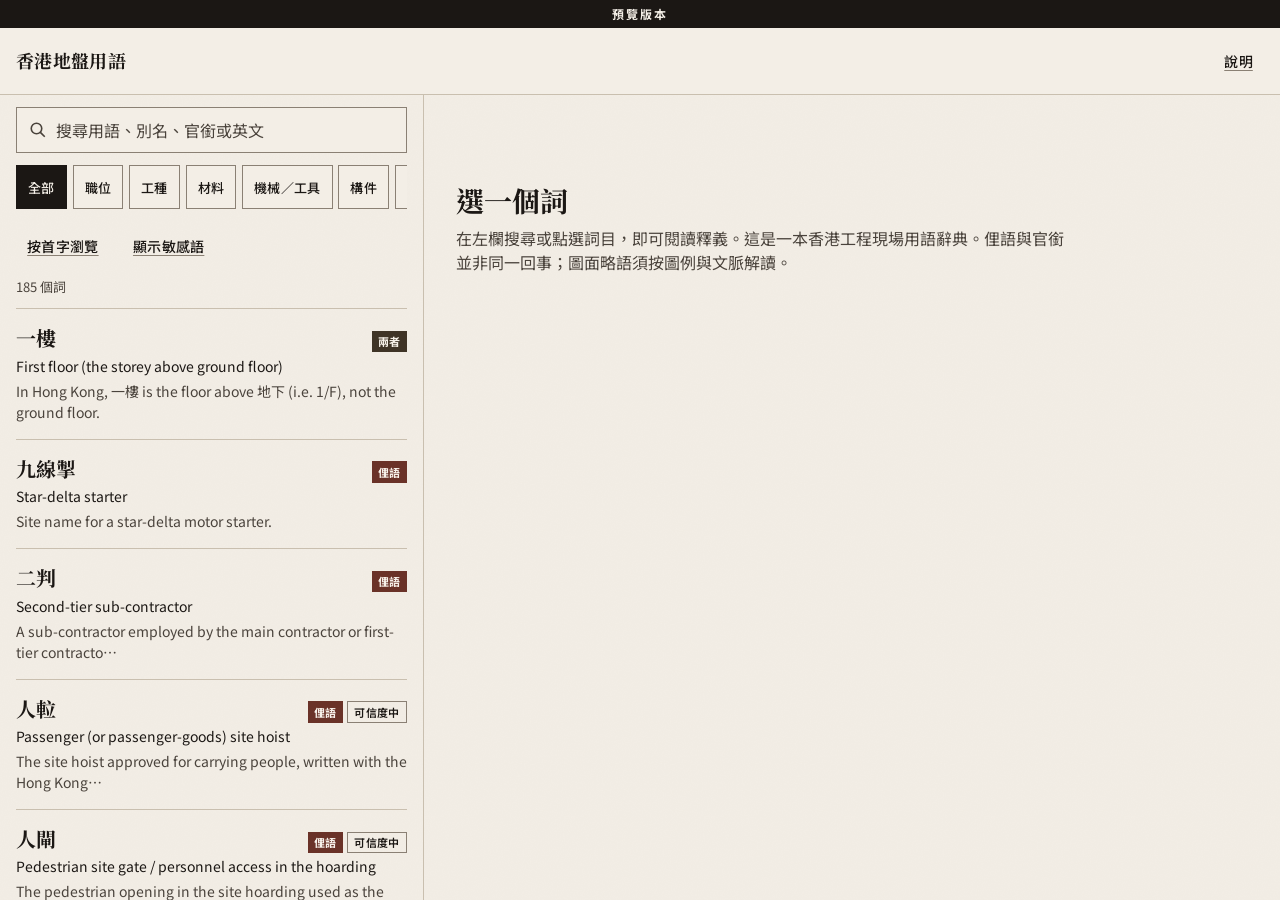
<file: index.html>
<!DOCTYPE html>
<html lang="zh-Hant">
<head>
  <meta charset="utf-8">
  <meta name="viewport" content="width=device-width, initial-scale=1, viewport-fit=cover">
  <meta name="color-scheme" content="light">
  <meta name="theme-color" content="#F3EEE6">
  <meta name="description" content="這是一本香港工程現場用語辭典。俚語與官銜並非同一回事。圖面略語須按圖例與文脈解讀。">
  <title>香港地盤用語</title>
  <link rel="preconnect" href="https://fonts.googleapis.com">
  <link rel="preconnect" href="https://fonts.gstatic.com" crossorigin>
  <link href="https://fonts.googleapis.com/css2?family=Noto+Sans+TC:wght@400;500;600;700&family=Noto+Serif+TC:wght@600;700&display=swap" rel="stylesheet">
  <link rel="stylesheet" href="assets/site.css">
</head>
<body>
  <a class="skip-link" href="#q">跳到搜尋</a>
  <div class="app" id="app">
    <header class="site-header">
      <p class="preview-banner">預覽版本</p>
      <div class="site-header-inner">
        <div class="brand-row">
          <a class="site-title" href="./" id="home-link">香港地盤用語</a>
          <button type="button" class="text-btn" id="about-btn" aria-expanded="false" aria-controls="about-panel">說明</button>
        </div>
        <div class="about-panel" id="about-panel" hidden>
          <p>這是一本香港工程現場用語辭典。俚語與官銜並非同一回事。圖面略語須按圖例與文脈解讀。</p>
        </div>
      </div>
    </header>

    <div class="workspace">
      <section class="pane pane-list" id="pane-list" aria-label="詞目一覽">
        <form class="search-form" id="search-form" role="search">
          <label class="sr-only" for="q">搜尋用語、別名、官銜或英文</label>
          <div class="search-field">
            <svg class="search-icon" width="20" height="20" viewBox="0 0 20 20" aria-hidden="true" focusable="false">
              <circle cx="8.5" cy="8.5" r="5.25" fill="none" stroke="currentColor" stroke-width="1.6"/>
              <path d="M12.4 12.4 16.2 16.2" fill="none" stroke="currentColor" stroke-width="1.6" stroke-linecap="square"/>
            </svg>
            <input type="search" id="q" name="q" placeholder="搜尋用語、別名、官銜或英文" autocomplete="off" autocapitalize="off" spellcheck="false" enterkeyhint="search">
            <button type="button" class="clear-btn" id="clear-btn" hidden>清除</button>
          </div>
        </form>

        <div class="filters" role="toolbar" aria-label="分類">
          <div class="cat-scroll" id="cat-bar"></div>
        </div>

        <div class="utility-row">
          <button type="button" class="text-btn" id="chars-btn" aria-expanded="false" aria-controls="char-index">按首字瀏覽</button>
          <button type="button" class="text-btn" id="sensitive-btn" aria-pressed="false">顯示敏感語</button>
        </div>
        <div class="char-index" id="char-index" hidden></div>

        <p class="result-meta" id="result-meta" aria-live="polite">載入詞目</p>
        <div id="sensitive-hint" class="sensitive-hint" role="status" hidden></div>
        <div class="term-list" id="term-list">
          <div class="state"><h2>載入詞目</h2></div>
        </div>
      </section>

      <section class="pane pane-detail" id="pane-detail" aria-label="詞目詳情"></section>
    </div>
  </div>

  <dialog class="warn-dialog" id="sensitive-dialog" aria-labelledby="warn-title">
    <h2 id="warn-title">顯示敏感語</h2>
    <p>此語是重大、通常致命的地盤意外之俚語，與普通出土或泥頭無關。來源單薄，可信度低。確定要在本頁顯示嗎？</p>
    <div class="dialog-actions">
      <button type="button" class="btn-quiet" id="warn-cancel">取消</button>
      <button type="button" class="btn-solid" id="warn-confirm">顯示</button>
    </div>
  </dialog>

  <noscript>
    <p class="noscript">此頁需要 JavaScript 才能載入詞表。</p>
  </noscript>
  <script src="assets/site.js"></script>
</body>
</html>
</file>
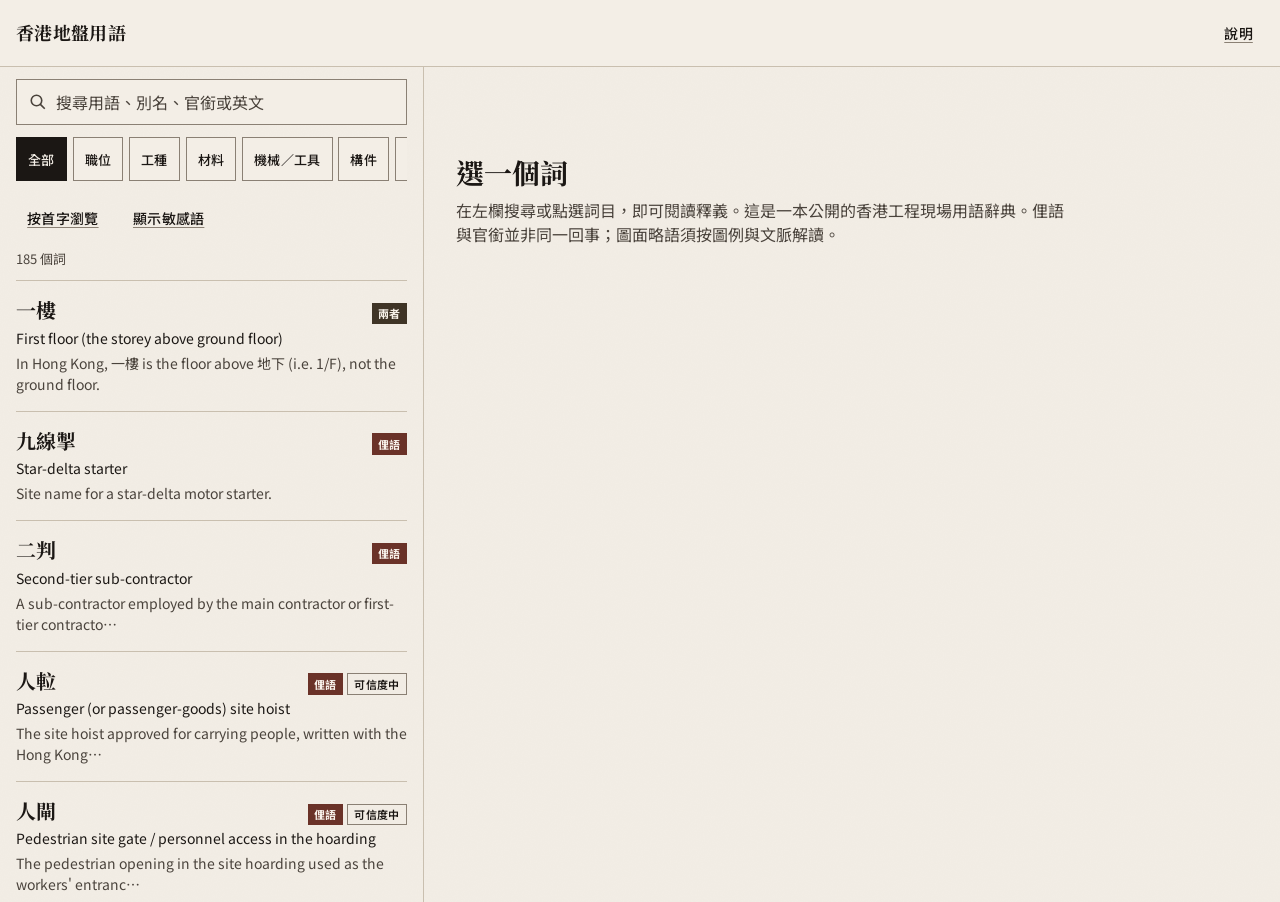
<file: mocks/jargon-dict-v1.html>
<!DOCTYPE html>
<html lang="zh-Hant">
<head>
  <meta charset="utf-8">
  <meta name="viewport" content="width=device-width, initial-scale=1, viewport-fit=cover">
  <meta name="color-scheme" content="light">
  <meta name="theme-color" content="#F3EEE6">
  <title>香港地盤用語</title>
  <link rel="preconnect" href="https://fonts.googleapis.com">
  <link rel="preconnect" href="https://fonts.gstatic.com" crossorigin>
  <link href="https://fonts.googleapis.com/css2?family=Noto+Sans+TC:wght@400;500;600;700&family=Noto+Serif+TC:wght@600;700&display=swap" rel="stylesheet">
  <link rel="stylesheet" href="jargon-dict-v1.css">
</head>
<body>
  <a class="skip-link" href="#q">跳到搜尋</a>
  <div class="app" id="app">
    <header class="site-header">
      <div class="brand-row">
        <a class="site-title" href="./jargon-dict-v1.html" id="home-link">香港地盤用語</a>
        <button type="button" class="text-btn" id="about-btn" aria-expanded="false" aria-controls="about-panel">說明</button>
      </div>
      <div class="about-panel" id="about-panel" hidden>
        <p>這是一本公開的香港工程現場用語辭典。俚語與官銜並非同一回事。圖面略語須按圖例與文脈解讀。</p>
      </div>
    </header>

    <div class="workspace">
      <section class="pane pane-list" id="pane-list" aria-label="詞目一覽">
        <form class="search-form" id="search-form" role="search">
          <label class="sr-only" for="q">搜尋用語、別名、官銜或英文</label>
          <div class="search-field">
            <svg class="search-icon" width="20" height="20" viewBox="0 0 20 20" aria-hidden="true" focusable="false">
              <circle cx="8.5" cy="8.5" r="5.25" fill="none" stroke="currentColor" stroke-width="1.6"/>
              <path d="M12.4 12.4 16.2 16.2" fill="none" stroke="currentColor" stroke-width="1.6" stroke-linecap="square"/>
            </svg>
            <input type="search" id="q" name="q" placeholder="搜尋用語、別名、官銜或英文" autocomplete="off" autocapitalize="off" spellcheck="false" enterkeyhint="search">
            <button type="button" class="clear-btn" id="clear-btn" hidden>清除</button>
          </div>
        </form>

        <div class="filters" role="toolbar" aria-label="分類">
          <div class="cat-scroll" id="cat-bar"></div>
        </div>

        <div class="utility-row">
          <button type="button" class="text-btn" id="chars-btn" aria-expanded="false" aria-controls="char-index">按首字瀏覽</button>
          <button type="button" class="text-btn" id="sensitive-btn" aria-pressed="false">顯示敏感語</button>
        </div>
        <div class="char-index" id="char-index" hidden></div>

        <p class="result-meta" id="result-meta" aria-live="polite"></p>
        <div id="sensitive-hint" class="sensitive-hint" hidden></div>
        <div class="term-list" id="term-list"></div>
      </section>

      <section class="pane pane-detail" id="pane-detail" aria-label="詞目詳情"></section>
    </div>
  </div>

  <dialog class="warn-dialog" id="sensitive-dialog" aria-labelledby="warn-title">
    <h2 id="warn-title">顯示敏感語</h2>
    <p>此語是重大、通常致命的地盤意外之俚語，與普通出土或泥頭無關。來源單薄，可信度低。確定要在本頁顯示嗎？</p>
    <div class="dialog-actions">
      <button type="button" class="btn-quiet" id="warn-cancel">取消</button>
      <button type="button" class="btn-solid" id="warn-confirm">顯示</button>
    </div>
  </dialog>

  <script src="jargon-dict-v1.js"></script>
</body>
</html>
</file>
<file: assets/site.css>
/* 香港地盤用語 — v1 mock. Quiet field handbook. */
:root {
  --paper: #F3EEE6;
  --paper-2: #EBE4D8;
  --paper-3: #E3D9C8;
  --ink: #1B1714;
  --ink-soft: #4A433C;
  --rule: #C9BFAF;
  --rule-strong: #8A8074;
  --focus: #1B1714;
  --slang-bg: #6A3228;
  --slang-ink: #F8F1EA;
  --official-bg: #1E3A52;
  --official-ink: #F4F6F8;
  --formal-bg: #2C3B2E;
  --formal-ink: #F3F6F2;
  --mixed-bg: #3F3426;
  --mixed-ink: #F6F1E8;
  --pej-bg: #7A1F1A;
  --pej-ink: #FBF1EF;
  --warn-bg: #5C221C;
  --warn-ink: #FBF1EF;
  --warn-tint: #EDE0D4;
  --legend-tint: #E4E8EA;
  --legend-ink: #1E3A52;
  --font-serif: "Noto Serif TC", "Noto Serif CJK TC", "Source Han Serif TC", "Songti TC", "PMingLiU", serif;
  --font-sans: "Noto Sans TC", "Noto Sans CJK TC", "Source Han Sans TC", "PingFang TC", "Microsoft JhengHei", sans-serif;
  --space-1: 0.25rem;
  --space-2: 0.5rem;
  --space-3: 0.75rem;
  --space-4: 1rem;
  --space-5: 1.5rem;
  --space-6: 2rem;
  --space-7: 2.75rem;
  --tap: 2.75rem;
  --header-pad-y: 0.7rem;
  --radius: 2px;
  --measure: 68ch;
  --shadow: 0 8px 24px rgba(27, 23, 20, 0.12);
}

*,
*::before,
*::after { box-sizing: border-box; }

html {
  background: var(--paper);
  color: var(--ink);
  font-family: var(--font-sans);
  font-size: 16px;
  line-height: 1.5;
  -webkit-text-size-adjust: 100%;
  text-size-adjust: 100%;
  /* The detail entrance slides a few pixels. Clip the axis so that move cannot open a sideways scroll. */
  overflow-x: clip;
}

body {
  margin: 0;
  min-height: 100dvh;
  background-color: var(--paper);
  background-image: url("data:image/svg+xml,%3Csvg xmlns='http://www.w3.org/2000/svg' width='140' height='140'%3E%3Cfilter id='n'%3E%3CfeTurbulence type='fractalNoise' baseFrequency='0.85' numOctaves='2' stitchTiles='stitch'/%3E%3CfeColorMatrix values='0 0 0 0 0.08  0 0 0 0 0.07  0 0 0 0 0.05  0 0 0 0.05 0'/%3E%3C/filter%3E%3Crect width='100%25' height='100%25' filter='url(%23n)' opacity='0.35'/%3E%3C/svg%3E");
  background-attachment: scroll;
  background-size: 140px 140px;
  color: var(--ink);
}

::selection {
  background: var(--paper-3);
  color: var(--ink);
}

:focus { outline: none; }

:focus-visible {
  outline: 2px solid var(--focus);
  outline-offset: 2px;
}

input,
button,
textarea { font: inherit; color: inherit; }

input::placeholder {
  color: var(--ink-soft);
  opacity: 1;
}

input[type="search"] {
  caret-color: var(--ink);
  -webkit-appearance: none;
  appearance: none;
}

input[type="search"]::-webkit-search-decoration,
input[type="search"]::-webkit-search-cancel-button { -webkit-appearance: none; appearance: none; }

button {
  background: none;
  border: 0;
  padding: 0;
  cursor: pointer;
}

button:disabled {
  cursor: not-allowed;
}

a { color: inherit; }

img, svg { display: block; }

[hidden] { display: none !important; }

.sr-only {
  position: absolute;
  width: 1px;
  height: 1px;
  padding: 0;
  margin: -1px;
  overflow: hidden;
  clip: rect(0, 0, 0, 0);
  white-space: nowrap;
  border: 0;
}

.skip-link {
  position: absolute;
  left: var(--space-3);
  top: -4rem;
  z-index: 20;
  min-height: var(--tap);
  display: inline-flex;
  align-items: center;
  padding: 0.5rem 0.8rem;
  background: var(--ink);
  color: var(--paper);
  text-decoration: none;
}

.skip-link:focus {
  top: var(--space-3);
}

/* Scrollbars, from the palette */
* {
  scrollbar-width: thin;
  scrollbar-color: var(--rule-strong) var(--paper-2);
}

.app {
  min-height: 100dvh;
  min-height: 100svh;
  display: flex;
  flex-direction: column;
}

.site-header {
  position: sticky;
  top: 0;
  z-index: 8;
  background: var(--paper);
  border-bottom: 1px solid var(--rule);
  padding: 0;
}

.preview-banner {
  margin: 0;
  min-height: 1.75rem;
  padding: 0.28rem max(var(--space-4), env(safe-area-inset-right)) 0.28rem max(var(--space-4), env(safe-area-inset-left));
  display: flex;
  align-items: center;
  justify-content: center;
  background: var(--ink);
  color: var(--paper);
  font-size: 0.75rem;
  font-weight: 700;
  letter-spacing: 0.18em;
  line-height: 1.2;
}

.site-header-inner {
  padding: var(--header-pad-y) max(var(--space-4), env(safe-area-inset-right)) var(--header-pad-y) max(var(--space-4), env(safe-area-inset-left));
}

.brand-row {
  display: flex;
  align-items: center;
  justify-content: space-between;
  gap: var(--space-3);
  min-height: var(--tap);
}

.site-title {
  display: inline-flex;
  align-items: center;
  min-height: var(--tap);
  font-family: var(--font-serif);
  font-weight: 700;
  font-size: 1.125rem;
  letter-spacing: 0.02em;
  line-height: 1.2;
  text-decoration: none;
  min-width: 0;
  overflow-wrap: anywhere;
}

.site-title:hover { text-decoration: underline; text-underline-offset: 0.18em; }

.text-btn {
  min-height: var(--tap);
  padding: 0 0.7rem;
  color: var(--ink);
  font-size: 0.875rem;
  font-weight: 500;
  letter-spacing: 0.02em;
  text-decoration: underline;
  text-decoration-thickness: 1px;
  text-underline-offset: 0.22em;
  text-decoration-color: var(--rule-strong);
  white-space: nowrap;
}

.text-btn:hover { text-decoration-color: var(--ink); }

.text-btn[aria-pressed="true"],
.text-btn[aria-expanded="true"] {
  background: var(--ink);
  color: var(--paper);
  text-decoration: none;
  padding: 0 0.75rem;
}

.about-panel {
  padding: 0 0 var(--space-3);
  max-width: var(--measure);
}

.about-panel p {
  margin: 0;
  color: var(--ink-soft);
  font-size: 0.875rem;
  line-height: 1.6;
  overflow-wrap: anywhere;
}

.workspace {
  flex: 1;
  display: flex;
  flex-direction: column;
  min-width: 0;
  min-height: 0;
}

.pane { min-width: 0; }

.pane-list {
  display: flex;
  flex-direction: column;
  padding: var(--space-3) var(--space-4) var(--space-6);
  padding-left: max(var(--space-4), env(safe-area-inset-left));
  padding-right: max(var(--space-4), env(safe-area-inset-right));
  padding-bottom: max(var(--space-6), env(safe-area-inset-bottom));
}

.search-form { margin: 0 0 var(--space-3); }

.search-field {
  display: flex;
  align-items: center;
  gap: var(--space-2);
  min-height: var(--tap);
  padding: 0 0.35rem 0 0.7rem;
  background: var(--paper);
  border: 1px solid var(--rule-strong);
}

.search-icon { flex: 0 0 auto; color: var(--ink-soft); }

.search-field input {
  flex: 1;
  min-width: 0;
  height: var(--tap);
  border: 0;
  background: transparent;
  padding: 0;
  /* 16px keeps iOS from zooming the field and shoving the page sideways. */
  font-size: 16px;
}

.clear-btn {
  flex: 0 0 auto;
  min-width: var(--tap);
  min-height: var(--tap);
  font-size: 0.8125rem;
  font-weight: 500;
  color: var(--ink);
}

.clear-btn:hover { text-decoration: underline; text-underline-offset: 0.18em; }

.filters { margin-bottom: var(--space-2); }

.cat-scroll {
  display: flex;
  flex-wrap: nowrap;
  gap: 0.35rem;
  width: 100%;
  min-width: 0;
  overflow-x: auto;
  overflow-y: hidden;
  -webkit-overflow-scrolling: touch;
  padding-bottom: 0.2rem;
  overscroll-behavior-x: contain;
}

.cat-btn { flex: 0 0 auto; }

.cat-btn,
.char-btn {
  display: inline-flex;
  align-items: center;
  justify-content: center;
  min-height: var(--tap);
  padding: 0 0.7rem;
  border: 1px solid var(--rule-strong);
  background: var(--paper);
  color: var(--ink);
  font-size: 0.8125rem;
  font-weight: 500;
  letter-spacing: 0.02em;
  line-height: 1.2;
  overflow-wrap: anywhere;
}

.cat-btn:hover,
.char-btn:hover { border-color: var(--ink); }

.cat-btn[aria-pressed="true"],
.char-btn[aria-pressed="true"] {
  background: var(--ink);
  color: var(--paper);
  border-color: var(--ink);
}

.utility-row {
  display: flex;
  flex-wrap: wrap;
  align-items: center;
  gap: var(--space-2) var(--space-3);
  margin: var(--space-1) 0 var(--space-2);
}

.char-index {
  display: flex;
  flex-wrap: wrap;
  gap: 0.25rem;
  margin: 0 0 var(--space-3);
  padding: var(--space-3) 0 0;
  border-top: 1px solid var(--rule);
}

.char-btn {
  min-width: var(--tap);
  padding: 0;
  font-family: var(--font-serif);
  font-weight: 600;
  font-size: 1rem;
}

.result-meta {
  margin: 0 0 var(--space-3);
  font-size: 0.8125rem;
  color: var(--ink-soft);
}

.sensitive-hint {
  margin: 0 0 var(--space-4);
  padding: var(--space-3) var(--space-4);
  background: var(--warn-tint);
  color: var(--warn-bg);
}

.sensitive-hint p { margin: 0 0 var(--space-2); font-size: 0.875rem; overflow-wrap: anywhere; }
.sensitive-hint p:last-child { margin-bottom: 0; }

.term-list { display: flex; flex-direction: column; }

.term-item {
  display: block;
  width: 100%;
  text-align: left;
  padding: var(--space-4) 0;
  border-top: 1px solid var(--rule);
  color: var(--ink);
  text-decoration: none;
  min-width: 0;
  scroll-margin-top: 0.75rem;
  scroll-margin-bottom: 1.25rem;
}

.term-item:last-child { border-bottom: 1px solid var(--rule); }

.term-item:hover .term-headword { text-decoration: underline; text-underline-offset: 0.12em; }

.term-item.is-active {
  background: var(--paper-2);
  margin-inline: calc(-1 * var(--space-4));
  padding-inline: var(--space-4);
}

.term-top {
  display: flex;
  align-items: baseline;
  justify-content: space-between;
  gap: var(--space-3);
  margin-bottom: 0.2rem;
}

.term-headword {
  font-family: var(--font-serif);
  font-weight: 700;
  font-size: 1.25rem;
  line-height: 1.25;
  letter-spacing: 0.01em;
  min-width: 0;
  overflow-wrap: anywhere;
}

.term-marks {
  display: flex;
  flex-wrap: wrap;
  justify-content: flex-end;
  gap: 0.25rem;
  flex: 0 1 auto;
}

.stamp {
  display: inline-flex;
  align-items: center;
  justify-content: center;
  min-height: 1.35rem;
  padding: 0 0.38rem;
  font-size: 0.6875rem;
  font-weight: 700;
  letter-spacing: 0.06em;
  line-height: 1;
  white-space: nowrap;
}

.stamp-slang { background: var(--slang-bg); color: var(--slang-ink); }
.stamp-official { background: var(--official-bg); color: var(--official-ink); }
.stamp-formal { background: var(--formal-bg); color: var(--formal-ink); }
.stamp-mixed { background: var(--mixed-bg); color: var(--mixed-ink); }
.stamp-pej { background: var(--pej-bg); color: var(--pej-ink); }
.stamp-warn { background: var(--warn-bg); color: var(--warn-ink); }
.stamp-count {
  background: transparent;
  color: var(--ink);
  border: 1px solid var(--rule-strong);
  letter-spacing: 0.04em;
  font-weight: 600;
}
.stamp-conf {
  background: var(--warn-bg);
  color: var(--warn-ink);
}

.term-english {
  margin: 0;
  font-size: 0.875rem;
  color: var(--ink);
  overflow-wrap: anywhere;
}

.term-snip {
  margin: 0.25rem 0 0;
  font-size: 0.875rem;
  color: var(--ink-soft);
  overflow-wrap: anywhere;
}

.sense-lines { margin: 0.35rem 0 0; padding: 0; list-style: none; }

.sense-lines li {
  font-size: 0.875rem;
  color: var(--ink);
  overflow-wrap: anywhere;
  padding: 0.1rem 0;
}

.sense-lines .n {
  font-weight: 600;
  margin-right: 0.35rem;
  color: var(--ink);
}

.state {
  padding: var(--space-6) 0;
  max-width: var(--measure);
}

.state h2 {
  margin: 0 0 var(--space-2);
  font-family: var(--font-serif);
  font-size: 1.35rem;
  font-weight: 700;
  line-height: 1.3;
}

.state p {
  margin: 0;
  color: var(--ink-soft);
  font-size: 0.9375rem;
  overflow-wrap: anywhere;
}

/* Detail */
.pane-detail {
  display: none;
  padding: var(--space-4) var(--space-4) var(--space-7);
  padding-left: max(var(--space-4), env(safe-area-inset-left));
  padding-right: max(var(--space-4), env(safe-area-inset-right));
  padding-bottom: max(var(--space-7), env(safe-area-inset-bottom));
}

.app.is-detail .pane-list { display: none; }
.app.is-detail .pane-detail { display: block; overflow-x: clip; }

.back-btn {
  display: inline-flex;
  align-items: center;
  gap: 0.4rem;
  min-height: var(--tap);
  margin: calc(-1 * var(--space-2)) 0 var(--space-2);
  padding-right: 0.6rem;
  font-size: 0.875rem;
  font-weight: 500;
  color: var(--ink);
}

.back-btn svg { color: var(--ink); }

.back-btn:hover { text-decoration: underline; text-underline-offset: 0.18em; }

.entry { max-width: var(--measure); min-width: 0; }

.entry-head {
  margin: 0 0 var(--space-4);
  padding-bottom: var(--space-3);
  border-bottom: 1px solid var(--ink);
}

.entry-marks {
  display: flex;
  flex-wrap: wrap;
  gap: 0.3rem;
  margin: 0.55rem 0 0;
}

.entry-headword {
  margin: 0;
  font-family: var(--font-serif);
  font-weight: 700;
  font-size: clamp(1.85rem, 7.2vw, 2.6rem);
  line-height: 1.15;
  letter-spacing: 0.01em;
  overflow-wrap: anywhere;
}

.entry-jyutping {
  margin: 0.45rem 0 0;
  font-size: 0.75rem;
  color: var(--ink-soft);
  letter-spacing: 0.02em;
}

.callout {
  margin: 0 0 var(--space-5);
  padding: var(--space-3) var(--space-4);
  overflow-wrap: anywhere;
}

.callout p { margin: 0; font-size: 0.875rem; line-height: 1.55; }

.callout-warn { background: var(--warn-tint); color: var(--warn-bg); }
.callout-pej { background: #F0E4DC; color: var(--pej-bg); }
.callout-legend { background: var(--legend-tint); color: var(--legend-ink); }

.sense {
  margin: 0 0 var(--space-5);
  padding: 0;
  min-width: 0;
  scroll-margin-top: 1rem;
}

.sense + .sense {
  padding-top: var(--space-4);
  border-top: 1px solid var(--rule);
}

.sense-index {
  list-style: none;
  margin: 0 0 var(--space-5);
  padding: 0;
  border-top: 1px solid var(--rule);
}
.sense-index a {
  display: flex;
  align-items: baseline;
  gap: var(--space-3);
  min-height: 2.5rem;
  padding: 0.45rem 0;
  border-bottom: 1px solid var(--rule);
  text-decoration: none;
  overflow-wrap: anywhere;
}
.sense-index a:hover .sense-index-def { text-decoration: underline; text-underline-offset: 0.12em; }
.sense-index-n {
  flex: 0 0 auto;
  font-weight: 700;
  font-size: 0.8125rem;
  letter-spacing: 0.04em;
}
.sense-index-def {
  font-family: var(--font-serif);
  font-weight: 650;
  font-size: 0.95rem;
  line-height: 1.35;
  min-width: 0;
}

.sense-title {
  margin: 0 0 0.5rem;
  font-family: var(--font-serif);
  font-size: 1.05rem;
  font-weight: 700;
  letter-spacing: 0.04em;
}

.sense-meta {
  margin: 0 0 var(--space-3);
  font-size: 0.8125rem;
  color: var(--ink-soft);
  overflow-wrap: anywhere;
}

.sense-formal,
.sense-english {
  margin: 0 0 0.2rem;
  overflow-wrap: anywhere;
}

.sense-formal {
  font-family: var(--font-serif);
  font-size: 1.125rem;
  font-weight: 650;
  line-height: 1.35;
}

.sense-english {
  font-size: 1rem;
  font-weight: 500;
  line-height: 1.4;
}

.sense-def {
  margin: var(--space-3) 0 0;
  font-size: 1rem;
  line-height: 1.65;
  overflow-wrap: anywhere;
}

.sense-alts,
.sense-spoken {
  margin: var(--space-2) 0 0;
  font-size: 0.875rem;
  color: var(--ink-soft);
  overflow-wrap: anywhere;
}

.note {
  margin: var(--space-3) 0 0;
}

.note summary {
  /* block, not flex: older WebKit skips the native toggle when summary is a flex box. */
  display: block;
  min-height: var(--tap);
  margin: 0;
  font-size: 0.75rem;
  font-weight: 700;
  letter-spacing: 0.08em;
  line-height: var(--tap);
  cursor: pointer;
  list-style: none;
}
.note summary::-webkit-details-marker { display: none; }
.note summary::after {
  content: "展開";
  margin-left: 0.6rem;
  font-weight: 500;
  letter-spacing: 0.04em;
  color: var(--ink-soft);
}
.note[open] summary::after { content: "收起"; }

.note p {
  margin: 0;
  font-size: 0.875rem;
  line-height: 1.65;
  color: var(--ink);
  overflow-wrap: anywhere;
}

.pej-inline {
  display: inline;
  margin-left: 0.2rem;
  padding: 0 0.28rem;
  background: var(--pej-bg);
  color: var(--pej-ink);
  font-size: 0.6875rem;
  font-weight: 700;
  letter-spacing: 0.06em;
  vertical-align: 0.08em;
}

.related { margin: var(--space-2) 0 var(--space-6); }

.related h3 {
  margin: 0 0 var(--space-3);
  font-family: var(--font-serif);
  font-size: 1.05rem;
  font-weight: 700;
}

.related p.lead {
  margin: 0 0 var(--space-3);
  font-size: 0.875rem;
  color: var(--ink-soft);
  overflow-wrap: anywhere;
}

.related-list { list-style: none; margin: 0; padding: 0; }

.related-list a {
  display: flex;
  align-items: baseline;
  justify-content: space-between;
  gap: var(--space-3);
  min-height: var(--tap);
  padding: 0.55rem 0;
  border-top: 1px solid var(--rule);
  text-decoration: none;
  overflow-wrap: anywhere;
}

.related-list li:last-child a { border-bottom: 1px solid var(--rule); }

.related-list a:hover .rel-term { text-decoration: underline; text-underline-offset: 0.12em; }

.rel-term {
  font-family: var(--font-serif);
  font-weight: 700;
  font-size: 1.05rem;
  min-width: 0;
}

.rel-aside {
  font-family: var(--font-sans);
  font-weight: 500;
  font-size: 0.8rem;
  letter-spacing: 0;
  margin-left: 0.4rem;
  color: var(--ink-soft);
}

.rel-en { font-size: 0.8125rem; color: var(--ink-soft); min-width: 0; margin: 0 0 0.35rem; }

.entry-foot {
  display: flex;
  flex-wrap: wrap;
  justify-content: space-between;
  gap: var(--space-3);
  margin-top: var(--space-6);
  padding-top: var(--space-3);
  border-top: 1px solid var(--rule);
  font-size: 0.75rem;
  color: var(--ink-soft);
  overflow-wrap: anywhere;
}

.sources { text-align: right; margin-left: auto; }

/* Dialog */
.warn-dialog {
  width: min(28rem, calc(100vw - 2rem));
  max-width: 100%;
  padding: var(--space-5);
  border: 1px solid var(--ink);
  background: var(--paper);
  color: var(--ink);
  box-shadow: var(--shadow);
}

.warn-dialog::backdrop {
  background: rgba(27, 23, 20, 0.45);
}

.warn-dialog h2 {
  margin: 0 0 var(--space-3);
  font-family: var(--font-serif);
  font-size: 1.35rem;
  font-weight: 700;
  line-height: 1.3;
}

.warn-dialog p {
  margin: 0;
  font-size: 0.9375rem;
  line-height: 1.6;
  overflow-wrap: anywhere;
}

.dialog-actions {
  display: flex;
  justify-content: flex-end;
  flex-wrap: wrap;
  gap: var(--space-2);
  margin-top: var(--space-5);
}

.btn-quiet,
.btn-solid {
  min-height: var(--tap);
  min-width: 5.5rem;
  padding: 0 1rem;
  font-size: 0.9375rem;
  font-weight: 600;
  letter-spacing: 0.02em;
}

.warn-dialog :focus-visible {
  outline: 2px solid var(--ink);
  outline-offset: 3px;
}

.btn-quiet {
  border: 1px solid var(--rule-strong);
  background: var(--paper);
  color: var(--ink);
}

.btn-quiet:hover { border-color: var(--ink); }

.btn-solid {
  background: var(--ink);
  color: var(--paper);
  border: 1px solid var(--ink);
}

.btn-solid:hover { background: #2C2723; }

.btn-solid:disabled,
.btn-quiet:disabled {
  background: var(--paper-2);
  color: var(--rule-strong);
  border-color: var(--rule);
}

/* Empty desktop detail */
.detail-idle {
  display: none;
}

/* Desktop split */
@media (min-width: 960px) {
  .app { height: 100dvh; }
  body { overflow: hidden; }

  .workspace {
    flex: 1;
    flex-direction: row;
    align-items: stretch;
    min-height: 0;
  }

  .pane-list {
    flex: 0 0 26.5rem;
    max-width: 28rem;
    width: 26.5rem;
    border-right: 1px solid var(--rule);
    min-height: 0;
    overflow: auto;
  }

  .pane-detail {
    display: block;
    flex: 1;
    min-width: 0;
    min-height: 0;
    overflow-x: clip;
    overflow-y: auto;
    padding: var(--space-5) var(--space-6) var(--space-7);
  }

  .app.is-detail .pane-list { display: flex; }

  .back-btn { display: none; }

  .detail-idle {
    display: block;
    padding-top: 4rem;
    max-width: var(--measure);
  }

  .detail-idle h2 {
    margin: 0 0 var(--space-2);
    font-family: var(--font-serif);
    font-size: 1.75rem;
    font-weight: 700;
    line-height: 1.25;
  }

  .detail-idle p {
    margin: 0;
    color: var(--ink-soft);
  }

  .entry-headword { font-size: 2.6rem; }
}

/* Short / landscape phones: keep search and filters reachable */
@media (max-width: 959px) {
  .sense { scroll-margin-top: 6.75rem; }
}

@media (max-height: 430px) {
  .preview-banner {
    min-height: 1.35rem;
    padding-top: 0.08rem;
    padding-bottom: 0.08rem;
    font-size: 0.6875rem;
    letter-spacing: 0.12em;
  }
  .site-header-inner { padding-top: 0.15rem; }
  .brand-row { min-height: 2.4rem; }
  .about-panel { display: none !important; }
  .pane-list { padding-top: var(--space-2); padding-bottom: var(--space-4); }
  .term-item { padding-top: var(--space-3); padding-bottom: var(--space-3); }
  .utility-row { margin-bottom: 0.15rem; }
  .result-meta { margin-bottom: 0.4rem; }
}

.noscript {
  margin: 0;
  padding: 1rem;
  background: var(--ink);
  color: var(--paper);
}

@media (max-width: 359px) {
  html { font-size: 15px; }
  .site-header-inner,
  .pane-list,
  .pane-detail {
    padding-left: max(0.75rem, env(safe-area-inset-left));
    padding-right: max(0.75rem, env(safe-area-inset-right));
  }
  .cat-btn { padding-inline: 0.55rem; font-size: 0.78rem; }
}

@media (prefers-reduced-motion: reduce) {
  *, *::before, *::after {
    animation: none !important;
    transition: none !important;
  }
}

@media (prefers-reduced-motion: no-preference) {
  .app.is-detail .entry {
    animation: rise 220ms cubic-bezier(0.16, 1, 0.3, 1);
  }
}

@keyframes rise {
  from { opacity: 0.001; transform: translate3d(0.6rem, 0, 0); }
  to { opacity: 1; transform: none; }
}
</file>
<file: mocks/jargon-dict-v1.css>
/* 香港地盤用語 — v1 mock. Quiet field handbook. */
:root {
  --paper: #F3EEE6;
  --paper-2: #EBE4D8;
  --paper-3: #E3D9C8;
  --ink: #1B1714;
  --ink-soft: #4A433C;
  --rule: #C9BFAF;
  --rule-strong: #8A8074;
  --focus: #1B1714;
  --slang-bg: #6A3228;
  --slang-ink: #F8F1EA;
  --official-bg: #1E3A52;
  --official-ink: #F4F6F8;
  --formal-bg: #2C3B2E;
  --formal-ink: #F3F6F2;
  --mixed-bg: #3F3426;
  --mixed-ink: #F6F1E8;
  --pej-bg: #7A1F1A;
  --pej-ink: #FBF1EF;
  --warn-bg: #5C221C;
  --warn-ink: #FBF1EF;
  --warn-tint: #EDE0D4;
  --legend-tint: #E4E8EA;
  --legend-ink: #1E3A52;
  --font-serif: "Noto Serif TC", "Noto Serif CJK TC", "Source Han Serif TC", "Songti TC", "PMingLiU", serif;
  --font-sans: "Noto Sans TC", "Noto Sans CJK TC", "Source Han Sans TC", "PingFang TC", "Microsoft JhengHei", sans-serif;
  --space-1: 0.25rem;
  --space-2: 0.5rem;
  --space-3: 0.75rem;
  --space-4: 1rem;
  --space-5: 1.5rem;
  --space-6: 2rem;
  --space-7: 2.75rem;
  --tap: 2.75rem;
  --header-pad-y: 0.7rem;
  --radius: 2px;
  --measure: 68ch;
  --shadow: 0 8px 24px rgba(27, 23, 20, 0.12);
}

*,
*::before,
*::after { box-sizing: border-box; }

html {
  background: var(--paper);
  color: var(--ink);
  font-family: var(--font-sans);
  font-size: 16px;
  line-height: 1.5;
  -webkit-text-size-adjust: 100%;
  text-size-adjust: 100%;
}

body {
  margin: 0;
  min-height: 100dvh;
  background-color: var(--paper);
  background-image: url("data:image/svg+xml,%3Csvg xmlns='http://www.w3.org/2000/svg' width='140' height='140'%3E%3Cfilter id='n'%3E%3CfeTurbulence type='fractalNoise' baseFrequency='0.85' numOctaves='2' stitchTiles='stitch'/%3E%3CfeColorMatrix values='0 0 0 0 0.08  0 0 0 0 0.07  0 0 0 0 0.05  0 0 0 0.05 0'/%3E%3C/filter%3E%3Crect width='100%25' height='100%25' filter='url(%23n)' opacity='0.35'/%3E%3C/svg%3E");
  background-attachment: scroll;
  background-size: 140px 140px;
  color: var(--ink);
}

::selection {
  background: var(--paper-3);
  color: var(--ink);
}

:focus { outline: none; }

:focus-visible {
  outline: 2px solid var(--focus);
  outline-offset: 2px;
}

input,
button,
textarea { font: inherit; color: inherit; }

input::placeholder {
  color: var(--ink-soft);
  opacity: 1;
}

input[type="search"] {
  caret-color: var(--ink);
  -webkit-appearance: none;
  appearance: none;
}

input[type="search"]::-webkit-search-decoration,
input[type="search"]::-webkit-search-cancel-button { -webkit-appearance: none; appearance: none; }

button {
  background: none;
  border: 0;
  padding: 0;
  cursor: pointer;
}

button:disabled {
  cursor: not-allowed;
}

a { color: inherit; }

img, svg { display: block; }

[hidden] { display: none !important; }

.sr-only {
  position: absolute;
  width: 1px;
  height: 1px;
  padding: 0;
  margin: -1px;
  overflow: hidden;
  clip: rect(0, 0, 0, 0);
  white-space: nowrap;
  border: 0;
}

.skip-link {
  position: absolute;
  left: var(--space-3);
  top: -4rem;
  z-index: 20;
  min-height: var(--tap);
  display: inline-flex;
  align-items: center;
  padding: 0.5rem 0.8rem;
  background: var(--ink);
  color: var(--paper);
  text-decoration: none;
}

.skip-link:focus {
  top: var(--space-3);
}

/* Scrollbars, from the palette */
* {
  scrollbar-width: thin;
  scrollbar-color: var(--rule-strong) var(--paper-2);
}

.app {
  min-height: 100dvh;
  min-height: 100svh;
  display: flex;
  flex-direction: column;
}

.site-header {
  position: sticky;
  top: 0;
  z-index: 8;
  background: var(--paper);
  border-bottom: 1px solid var(--rule);
  padding: var(--header-pad-y) var(--space-4);
  padding-left: max(var(--space-4), env(safe-area-inset-left));
  padding-right: max(var(--space-4), env(safe-area-inset-right));
}

.brand-row {
  display: flex;
  align-items: center;
  justify-content: space-between;
  gap: var(--space-3);
  min-height: var(--tap);
}

.site-title {
  display: inline-flex;
  align-items: center;
  min-height: var(--tap);
  font-family: var(--font-serif);
  font-weight: 700;
  font-size: 1.125rem;
  letter-spacing: 0.02em;
  line-height: 1.2;
  text-decoration: none;
  min-width: 0;
  overflow-wrap: anywhere;
}

.site-title:hover { text-decoration: underline; text-underline-offset: 0.18em; }

.text-btn {
  min-height: var(--tap);
  padding: 0 0.7rem;
  color: var(--ink);
  font-size: 0.875rem;
  font-weight: 500;
  letter-spacing: 0.02em;
  text-decoration: underline;
  text-decoration-thickness: 1px;
  text-underline-offset: 0.22em;
  text-decoration-color: var(--rule-strong);
  white-space: nowrap;
}

.text-btn:hover { text-decoration-color: var(--ink); }

.text-btn[aria-pressed="true"],
.text-btn[aria-expanded="true"] {
  background: var(--ink);
  color: var(--paper);
  text-decoration: none;
  padding: 0 0.75rem;
}

.about-panel {
  padding: 0 0 var(--space-3);
  max-width: var(--measure);
}

.about-panel p {
  margin: 0;
  color: var(--ink-soft);
  font-size: 0.875rem;
  line-height: 1.6;
  overflow-wrap: anywhere;
}

.workspace {
  flex: 1;
  display: flex;
  flex-direction: column;
  min-width: 0;
  min-height: 0;
}

.pane { min-width: 0; }

.pane-list {
  display: flex;
  flex-direction: column;
  padding: var(--space-3) var(--space-4) var(--space-6);
  padding-left: max(var(--space-4), env(safe-area-inset-left));
  padding-right: max(var(--space-4), env(safe-area-inset-right));
  padding-bottom: max(var(--space-6), env(safe-area-inset-bottom));
}

.search-form { margin: 0 0 var(--space-3); }

.search-field {
  display: flex;
  align-items: center;
  gap: var(--space-2);
  min-height: var(--tap);
  padding: 0 0.35rem 0 0.7rem;
  background: var(--paper);
  border: 1px solid var(--rule-strong);
}

.search-icon { flex: 0 0 auto; color: var(--ink-soft); }

.search-field input {
  flex: 1;
  min-width: 0;
  height: var(--tap);
  border: 0;
  background: transparent;
  padding: 0;
  font-size: 1rem;
}

.clear-btn {
  flex: 0 0 auto;
  min-width: var(--tap);
  min-height: var(--tap);
  font-size: 0.8125rem;
  font-weight: 500;
  color: var(--ink);
}

.clear-btn:hover { text-decoration: underline; text-underline-offset: 0.18em; }

.filters { margin-bottom: var(--space-2); }

.cat-scroll {
  display: flex;
  flex-wrap: nowrap;
  gap: 0.35rem;
  overflow-x: auto;
  overflow-y: hidden;
  -webkit-overflow-scrolling: touch;
  padding-bottom: 0.2rem;
  overscroll-behavior-x: contain;
}

.cat-btn { flex: 0 0 auto; }

.cat-btn,
.char-btn {
  display: inline-flex;
  align-items: center;
  justify-content: center;
  min-height: var(--tap);
  padding: 0 0.7rem;
  border: 1px solid var(--rule-strong);
  background: var(--paper);
  color: var(--ink);
  font-size: 0.8125rem;
  font-weight: 500;
  letter-spacing: 0.02em;
  line-height: 1.2;
  overflow-wrap: anywhere;
}

.cat-btn:hover,
.char-btn:hover { border-color: var(--ink); }

.cat-btn[aria-pressed="true"],
.char-btn[aria-pressed="true"] {
  background: var(--ink);
  color: var(--paper);
  border-color: var(--ink);
}

.utility-row {
  display: flex;
  flex-wrap: wrap;
  align-items: center;
  gap: var(--space-2) var(--space-3);
  margin: var(--space-1) 0 var(--space-2);
}

.char-index {
  display: flex;
  flex-wrap: wrap;
  gap: 0.25rem;
  margin: 0 0 var(--space-3);
  padding: var(--space-3) 0 0;
  border-top: 1px solid var(--rule);
}

.char-btn {
  min-width: var(--tap);
  padding: 0;
  font-family: var(--font-serif);
  font-weight: 600;
  font-size: 1rem;
}

.result-meta {
  margin: 0 0 var(--space-3);
  font-size: 0.8125rem;
  color: var(--ink-soft);
}

.sensitive-hint {
  margin: 0 0 var(--space-4);
  padding: var(--space-3) var(--space-4);
  background: var(--warn-tint);
  color: var(--warn-bg);
}

.sensitive-hint p { margin: 0 0 var(--space-2); font-size: 0.875rem; overflow-wrap: anywhere; }
.sensitive-hint p:last-child { margin-bottom: 0; }

.term-list { display: flex; flex-direction: column; }

.term-item {
  display: block;
  width: 100%;
  text-align: left;
  padding: var(--space-4) 0;
  border-top: 1px solid var(--rule);
  color: var(--ink);
  text-decoration: none;
  min-width: 0;
  scroll-margin-top: 0.75rem;
  scroll-margin-bottom: 1.25rem;
}

.term-item:last-child { border-bottom: 1px solid var(--rule); }

.term-item:hover .term-headword { text-decoration: underline; text-underline-offset: 0.12em; }

.term-item.is-active {
  background: var(--paper-2);
  margin-inline: calc(-1 * var(--space-4));
  padding-inline: var(--space-4);
}

.term-top {
  display: flex;
  align-items: baseline;
  justify-content: space-between;
  gap: var(--space-3);
  margin-bottom: 0.2rem;
}

.term-headword {
  font-family: var(--font-serif);
  font-weight: 700;
  font-size: 1.25rem;
  line-height: 1.25;
  letter-spacing: 0.01em;
  min-width: 0;
  overflow-wrap: anywhere;
}

.term-marks {
  display: flex;
  flex-wrap: wrap;
  justify-content: flex-end;
  gap: 0.25rem;
  flex: 0 1 auto;
}

.stamp {
  display: inline-flex;
  align-items: center;
  justify-content: center;
  min-height: 1.35rem;
  padding: 0 0.38rem;
  font-size: 0.6875rem;
  font-weight: 700;
  letter-spacing: 0.06em;
  line-height: 1;
  white-space: nowrap;
}

.stamp-slang { background: var(--slang-bg); color: var(--slang-ink); }
.stamp-official { background: var(--official-bg); color: var(--official-ink); }
.stamp-formal { background: var(--formal-bg); color: var(--formal-ink); }
.stamp-mixed { background: var(--mixed-bg); color: var(--mixed-ink); }
.stamp-pej { background: var(--pej-bg); color: var(--pej-ink); }
.stamp-warn { background: var(--warn-bg); color: var(--warn-ink); }
.stamp-count {
  background: transparent;
  color: var(--ink);
  border: 1px solid var(--rule-strong);
  letter-spacing: 0.04em;
  font-weight: 600;
}
.stamp-conf {
  background: var(--warn-bg);
  color: var(--warn-ink);
}

.term-english {
  margin: 0;
  font-size: 0.875rem;
  color: var(--ink);
  overflow-wrap: anywhere;
}

.term-snip {
  margin: 0.25rem 0 0;
  font-size: 0.875rem;
  color: var(--ink-soft);
  overflow-wrap: anywhere;
}

.sense-lines { margin: 0.35rem 0 0; padding: 0; list-style: none; }

.sense-lines li {
  font-size: 0.875rem;
  color: var(--ink);
  overflow-wrap: anywhere;
  padding: 0.1rem 0;
}

.sense-lines .n {
  font-weight: 600;
  margin-right: 0.35rem;
  color: var(--ink);
}

.state {
  padding: var(--space-6) 0;
  max-width: var(--measure);
}

.state h2 {
  margin: 0 0 var(--space-2);
  font-family: var(--font-serif);
  font-size: 1.35rem;
  font-weight: 700;
  line-height: 1.3;
}

.state p {
  margin: 0;
  color: var(--ink-soft);
  font-size: 0.9375rem;
  overflow-wrap: anywhere;
}

/* Detail */
.pane-detail {
  display: none;
  padding: var(--space-4) var(--space-4) var(--space-7);
  padding-left: max(var(--space-4), env(safe-area-inset-left));
  padding-right: max(var(--space-4), env(safe-area-inset-right));
  padding-bottom: max(var(--space-7), env(safe-area-inset-bottom));
}

.app.is-detail .pane-list { display: none; }
.app.is-detail .pane-detail { display: block; }

.back-btn {
  display: inline-flex;
  align-items: center;
  gap: 0.4rem;
  min-height: var(--tap);
  margin: calc(-1 * var(--space-2)) 0 var(--space-2);
  padding-right: 0.6rem;
  font-size: 0.875rem;
  font-weight: 500;
  color: var(--ink);
}

.back-btn svg { color: var(--ink); }

.back-btn:hover { text-decoration: underline; text-underline-offset: 0.18em; }

.entry { max-width: var(--measure); min-width: 0; }

.entry-head {
  margin: 0 0 var(--space-4);
  padding-bottom: var(--space-3);
  border-bottom: 1px solid var(--ink);
}

.entry-marks {
  display: flex;
  flex-wrap: wrap;
  gap: 0.3rem;
  margin: 0.55rem 0 0;
}

.entry-headword {
  margin: 0;
  font-family: var(--font-serif);
  font-weight: 700;
  font-size: clamp(1.85rem, 7.2vw, 2.6rem);
  line-height: 1.15;
  letter-spacing: 0.01em;
  overflow-wrap: anywhere;
}

.entry-jyutping {
  margin: 0.45rem 0 0;
  font-size: 0.75rem;
  color: var(--ink-soft);
  letter-spacing: 0.02em;
}

.callout {
  margin: 0 0 var(--space-5);
  padding: var(--space-3) var(--space-4);
  overflow-wrap: anywhere;
}

.callout p { margin: 0; font-size: 0.875rem; line-height: 1.55; }

.callout-warn { background: var(--warn-tint); color: var(--warn-bg); }
.callout-pej { background: #F0E4DC; color: var(--pej-bg); }
.callout-legend { background: var(--legend-tint); color: var(--legend-ink); }

.sense {
  margin: 0 0 var(--space-5);
  padding: 0;
  min-width: 0;
}

.sense + .sense {
  padding-top: var(--space-4);
  border-top: 1px solid var(--rule);
}

.sense-index {
  list-style: none;
  margin: 0 0 var(--space-5);
  padding: 0;
  border-top: 1px solid var(--rule);
}
.sense-index a {
  display: flex;
  align-items: baseline;
  gap: var(--space-3);
  min-height: 2.5rem;
  padding: 0.45rem 0;
  border-bottom: 1px solid var(--rule);
  text-decoration: none;
  overflow-wrap: anywhere;
}
.sense-index a:hover .sense-index-def { text-decoration: underline; text-underline-offset: 0.12em; }
.sense-index-n {
  flex: 0 0 auto;
  font-weight: 700;
  font-size: 0.8125rem;
  letter-spacing: 0.04em;
}
.sense-index-def {
  font-family: var(--font-serif);
  font-weight: 650;
  font-size: 0.95rem;
  line-height: 1.35;
  min-width: 0;
}

.sense-title {
  margin: 0 0 0.5rem;
  font-family: var(--font-serif);
  font-size: 1.05rem;
  font-weight: 700;
  letter-spacing: 0.04em;
}

.sense-meta {
  margin: 0 0 var(--space-3);
  font-size: 0.8125rem;
  color: var(--ink-soft);
  overflow-wrap: anywhere;
}

.sense-formal,
.sense-english {
  margin: 0 0 0.2rem;
  overflow-wrap: anywhere;
}

.sense-formal {
  font-family: var(--font-serif);
  font-size: 1.125rem;
  font-weight: 650;
  line-height: 1.35;
}

.sense-english {
  font-size: 1rem;
  font-weight: 500;
  line-height: 1.4;
}

.sense-def {
  margin: var(--space-3) 0 0;
  font-size: 1rem;
  line-height: 1.65;
  overflow-wrap: anywhere;
}

.sense-alts,
.sense-spoken {
  margin: var(--space-2) 0 0;
  font-size: 0.875rem;
  color: var(--ink-soft);
  overflow-wrap: anywhere;
}

.note {
  margin: var(--space-3) 0 0;
}

.note summary {
  display: flex;
  align-items: center;
  min-height: var(--tap);
  margin: 0;
  font-size: 0.75rem;
  font-weight: 700;
  letter-spacing: 0.08em;
  cursor: pointer;
  list-style: none;
}
.note summary::-webkit-details-marker { display: none; }
.note summary::after {
  content: "展開";
  margin-left: 0.6rem;
  font-weight: 500;
  letter-spacing: 0.04em;
  color: var(--ink-soft);
}
.note[open] summary::after { content: "收起"; }

.note p {
  margin: 0;
  font-size: 0.875rem;
  line-height: 1.65;
  color: var(--ink);
  overflow-wrap: anywhere;
}

.pej-inline {
  display: inline;
  margin-left: 0.2rem;
  padding: 0 0.28rem;
  background: var(--pej-bg);
  color: var(--pej-ink);
  font-size: 0.6875rem;
  font-weight: 700;
  letter-spacing: 0.06em;
  vertical-align: 0.08em;
}

.related { margin: var(--space-2) 0 var(--space-6); }

.related h3 {
  margin: 0 0 var(--space-3);
  font-family: var(--font-serif);
  font-size: 1.05rem;
  font-weight: 700;
}

.related p.lead {
  margin: 0 0 var(--space-3);
  font-size: 0.875rem;
  color: var(--ink-soft);
  overflow-wrap: anywhere;
}

.related-list { list-style: none; margin: 0; padding: 0; }

.related-list a {
  display: flex;
  align-items: baseline;
  justify-content: space-between;
  gap: var(--space-3);
  min-height: var(--tap);
  padding: 0.55rem 0;
  border-top: 1px solid var(--rule);
  text-decoration: none;
  overflow-wrap: anywhere;
}

.related-list li:last-child a { border-bottom: 1px solid var(--rule); }

.related-list a:hover .rel-term { text-decoration: underline; text-underline-offset: 0.12em; }

.rel-term {
  font-family: var(--font-serif);
  font-weight: 700;
  font-size: 1.05rem;
  min-width: 0;
}

.rel-aside {
  font-family: var(--font-sans);
  font-weight: 500;
  font-size: 0.8rem;
  letter-spacing: 0;
  margin-left: 0.4rem;
  color: var(--ink-soft);
}

.rel-en { font-size: 0.8125rem; color: var(--ink-soft); min-width: 0; margin: 0 0 0.35rem; }

.entry-foot {
  display: flex;
  flex-wrap: wrap;
  justify-content: space-between;
  gap: var(--space-3);
  margin-top: var(--space-6);
  padding-top: var(--space-3);
  border-top: 1px solid var(--rule);
  font-size: 0.75rem;
  color: var(--ink-soft);
  overflow-wrap: anywhere;
}

.sources { text-align: right; margin-left: auto; }

/* Dialog */
.warn-dialog {
  width: min(28rem, calc(100vw - 2rem));
  max-width: 100%;
  padding: var(--space-5);
  border: 1px solid var(--ink);
  background: var(--paper);
  color: var(--ink);
  box-shadow: var(--shadow);
}

.warn-dialog::backdrop {
  background: rgba(27, 23, 20, 0.45);
}

.warn-dialog h2 {
  margin: 0 0 var(--space-3);
  font-family: var(--font-serif);
  font-size: 1.35rem;
  font-weight: 700;
  line-height: 1.3;
}

.warn-dialog p {
  margin: 0;
  font-size: 0.9375rem;
  line-height: 1.6;
  overflow-wrap: anywhere;
}

.dialog-actions {
  display: flex;
  justify-content: flex-end;
  flex-wrap: wrap;
  gap: var(--space-2);
  margin-top: var(--space-5);
}

.btn-quiet,
.btn-solid {
  min-height: var(--tap);
  min-width: 5.5rem;
  padding: 0 1rem;
  font-size: 0.9375rem;
  font-weight: 600;
  letter-spacing: 0.02em;
}

.warn-dialog :focus-visible {
  outline: 2px solid var(--ink);
  outline-offset: 3px;
}

.btn-quiet {
  border: 1px solid var(--rule-strong);
  background: var(--paper);
  color: var(--ink);
}

.btn-quiet:hover { border-color: var(--ink); }

.btn-solid {
  background: var(--ink);
  color: var(--paper);
  border: 1px solid var(--ink);
}

.btn-solid:hover { background: #2C2723; }

.btn-solid:disabled,
.btn-quiet:disabled {
  background: var(--paper-2);
  color: var(--rule-strong);
  border-color: var(--rule);
}

/* Empty desktop detail */
.detail-idle {
  display: none;
}

/* Desktop split */
@media (min-width: 960px) {
  .workspace {
    flex-direction: row;
    align-items: stretch;
    min-height: calc(100dvh - 4.1rem);
  }

  .pane-list {
    flex: 0 0 26.5rem;
    max-width: 28rem;
    width: 26.5rem;
    border-right: 1px solid var(--rule);
    max-height: calc(100dvh - 4.1rem);
    overflow: auto;
  }

  .pane-detail {
    display: block;
    flex: 1;
    max-height: calc(100dvh - 4.1rem);
    overflow: auto;
    padding: var(--space-5) var(--space-6) var(--space-7);
  }

  .app.is-detail .pane-list { display: flex; }

  .back-btn { display: none; }

  .detail-idle {
    display: block;
    padding-top: 4rem;
    max-width: var(--measure);
  }

  .detail-idle h2 {
    margin: 0 0 var(--space-2);
    font-family: var(--font-serif);
    font-size: 1.75rem;
    font-weight: 700;
    line-height: 1.25;
  }

  .detail-idle p {
    margin: 0;
    color: var(--ink-soft);
  }

  .entry-headword { font-size: 2.6rem; }
}

/* Short / landscape phones: keep search and filters reachable */
@media (max-height: 430px) {
  .site-header { padding-top: 0.3rem; padding-bottom: 0.3rem; }
  .brand-row { min-height: 2.4rem; }
  .about-panel { display: none !important; }
  .pane-list { padding-top: var(--space-2); padding-bottom: var(--space-4); }
  .term-item { padding-top: var(--space-3); padding-bottom: var(--space-3); }
  .utility-row { margin-bottom: 0.15rem; }
  .result-meta { margin-bottom: 0.4rem; }
}

@media (max-width: 359px) {
  html { font-size: 15px; }
  .site-header,
  .pane-list,
  .pane-detail {
    padding-left: max(0.75rem, env(safe-area-inset-left));
    padding-right: max(0.75rem, env(safe-area-inset-right));
  }
  .cat-btn { padding-inline: 0.55rem; font-size: 0.78rem; }
}

@media (prefers-reduced-motion: reduce) {
  *, *::before, *::after {
    animation: none !important;
    transition: none !important;
  }
}

@media (prefers-reduced-motion: no-preference) {
  .app.is-detail .pane-detail {
    animation: rise 220ms cubic-bezier(0.16, 1, 0.3, 1);
  }
}

@keyframes rise {
  from { opacity: 0.001; transform: translate3d(0.6rem, 0, 0); }
  to { opacity: 1; transform: none; }
}
</file>
